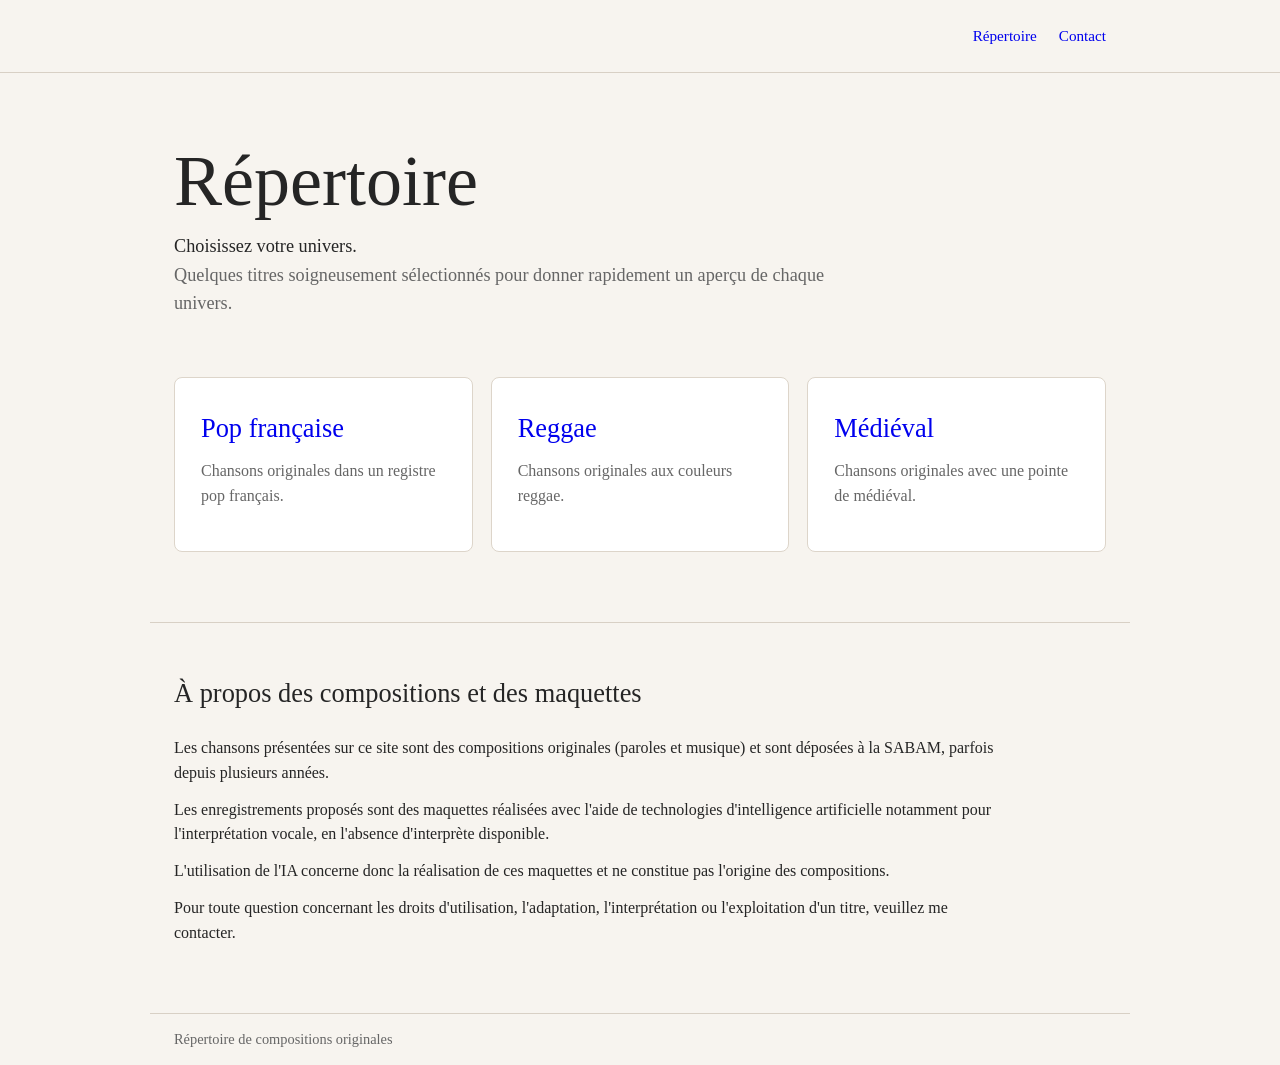
<file: index.html>
﻿<!DOCTYPE html>
<html lang="fr">
  <head>
    <meta charset="utf-8">
    <meta name="viewport" content="width=device-width, initial-scale=1">
    <title>Répertoire</title>
    <link rel="stylesheet" href="style.css">
  </head>

  <body>
    <!-- En-tête -->
    <header class="site-header">
      <div class="wrap header-inner">
        <nav>
          <a href="index.html">Répertoire</a>
          <a href="contact.html">Contact</a>
        </nav>
      </div>
    </header>

    <!-- Contenu principal -->
    <main>
      <!-- Section Hero -->
      <section class="hero wrap">
        <h1>Répertoire</h1>
        <p>Choisissez votre univers.</p>
        <p class="intro-note">
          Quelques titres soigneusement sélectionnés pour donner rapidement un aperçu de chaque univers.
        </p>
      </section>

      <!-- Section Univers (Cartes) -->
      <section class="universes wrap">
        <a class="card" href="pop.html">
          <h2>Pop française</h2>
          <p>Chansons originales dans un registre pop français.</p>
        </a>

        <a class="card" href="reggae.html">
          <h2>Reggae</h2>
          <p>Chansons originales aux couleurs reggae.</p>
        </a>

        <a class="card" href="medieval.html">
          <h2>Médiéval</h2>
          <p>Chansons originales avec une pointe de médiéval.</p>
        </a>
      </section>

      <!-- Section À propos -->
      <section class="info wrap">
        <h2>À propos des compositions et des maquettes</h2>
        <p>
          Les chansons présentées sur ce site sont des compositions originales (paroles et musique) et sont déposées à la SABAM, parfois depuis plusieurs années.
        </p>
        <p>
          Les enregistrements proposés sont des maquettes réalisées avec l'aide de technologies d'intelligence artificielle notamment pour l'interprétation vocale, en l'absence d'interprète disponible.
        </p>
        <p>
          L'utilisation de l'IA concerne donc la réalisation de ces maquettes et ne constitue pas l'origine des compositions.
        </p>
        <p>
          Pour toute question concernant les droits d'utilisation, l'adaptation, l'interprétation ou l'exploitation d'un titre, veuillez me contacter.
        </p>
      </section>
    </main>

    <!-- Pied de page -->
    <footer class="wrap">
      <p>Répertoire de compositions originales</p>
    </footer>
    <!-- Cloudflare Web Analytics -->
<script type="module"
src="https://static.cloudflareinsights.com/beacon.min.js"
data-cf-beacon='{"token": "113cf28caf6449ce83c5180a2d204117"}'>
</script>
<!-- End Cloudflare Web Analytics -->
  </body>
</html>
</file>
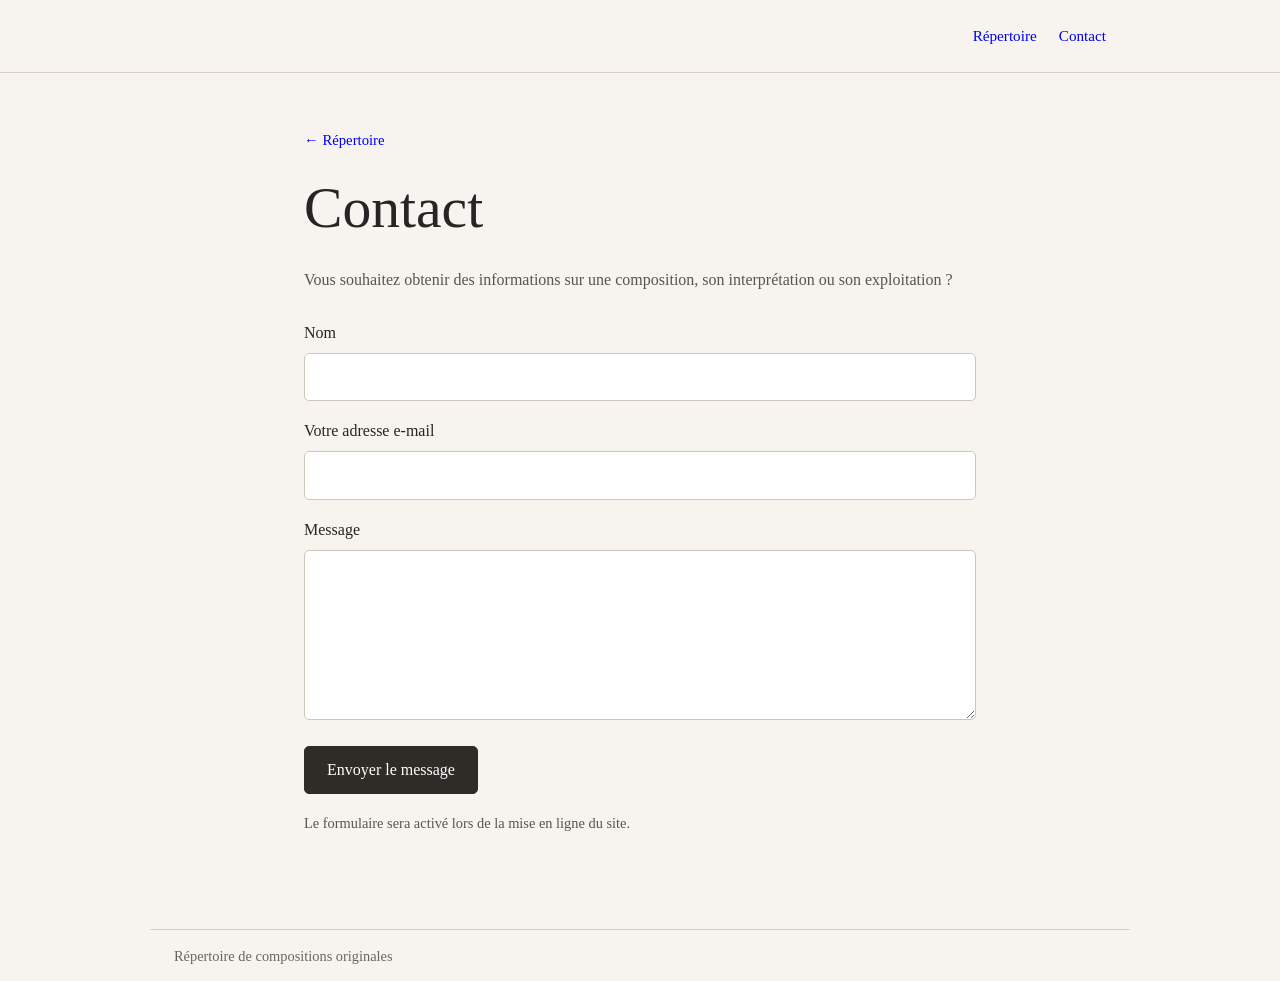
<file: contact.html>
<!DOCTYPE html>
<html lang="fr">
  <head>
    <meta charset="utf-8">
    <meta name="viewport" content="width=device-width, initial-scale=1">
    <title>Contact — Répertoire</title>
    <link rel="stylesheet" href="style.css">
  </head>

  <body>
    <!-- En-tête -->
    <header class="site-header">
      <div class="wrap header-inner">
        <nav>
          <a href="index.html">Répertoire</a>
          <a href="contact.html">Contact</a>
        </nav>
      </div>
    </header>

    <!-- Contenu principal -->
    <main class="form-wrap">
      <a class="back" href="index.html">← Répertoire</a>
      <h1>Contact</h1>
      <p>
        Vous souhaitez obtenir des informations sur une composition, son interprétation ou son exploitation ?
      </p>

      <!-- Formulaire de contact -->
    <form action="https://formspree.io/f/xwleywbw" method="POST">
        <div class="field">
          <label for="name">Nom</label>
          <input id="name" name="name" type="text" required>
        </div>

        <div class="field">
          <label for="email">Votre adresse e-mail</label>
          <input id="email" name="email" type="email" required>
        </div>

        <div class="field">
          <label for="message">Message</label>
          <textarea id="message" name="message" required></textarea>
        </div>

        <button type="submit">Envoyer le message</button>
      </form>

      <p class="note">Le formulaire sera activé lors de la mise en ligne du site.</p>
    </main>

    <!-- Pied de page -->
    <footer class="wrap">
      <p>Répertoire de compositions originales</p>
    </footer>
  </body>
</html>
</file>
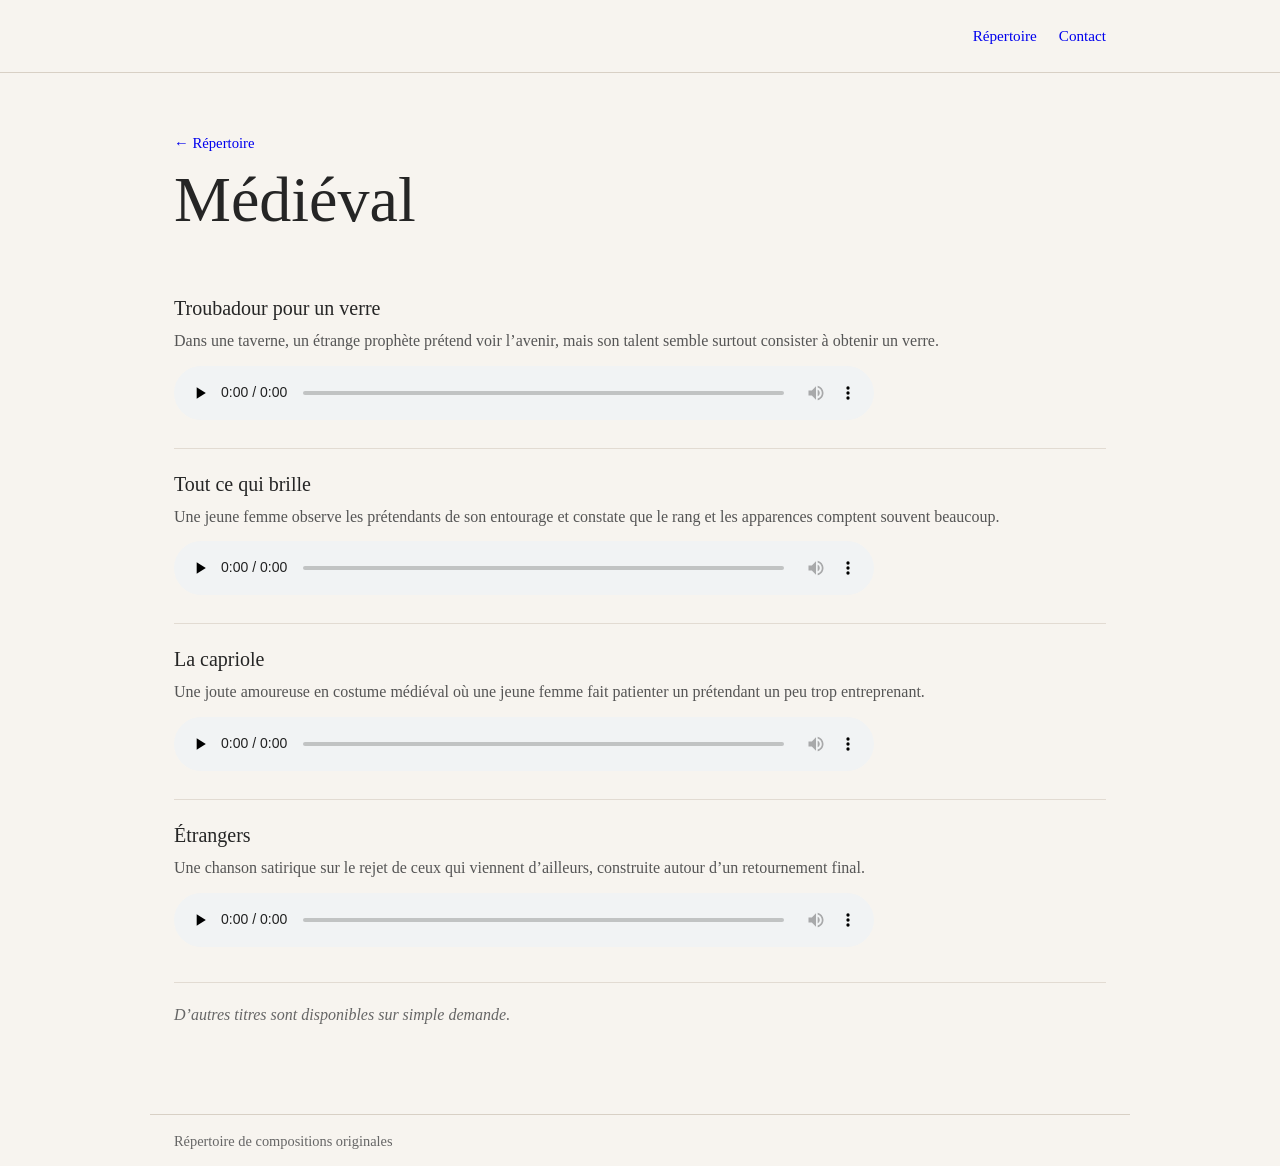
<file: medieval.html>
<!DOCTYPE html>
<html lang="fr">
  <head>
    <meta charset="utf-8">
    <meta name="viewport" content="width=device-width, initial-scale=1">
    <title>Médiéval — Répertoire</title>
    <link rel="stylesheet" href="style.css">
  </head>

  <body>
    <!-- En-tête -->
    <header class="site-header">
      <div class="wrap header-inner">
        <nav>
          <a href="index.html">Répertoire</a>
          <a href="contact.html">Contact</a>
        </nav>
      </div>
    </header>

    <!-- Contenu principal -->
    <main>
      <!-- Titre de la page & bouton retour -->
      <section class="page-title wrap">
        <a class="back" href="index.html">← Répertoire</a>
        <h1>Médiéval</h1>
      </section>

      <!-- Liste des morceaux -->
      <section class="tracks">
        <!-- Piste 1 -->
        <article class="track">
          <h2>Troubadour pour un verre</h2>
          <p class="desc">
            Dans une taverne, un étrange prophète prétend voir l’avenir, mais son talent semble surtout consister à obtenir un verre.
          </p>
          <audio controls preload="none" src="Troubadour pour un verre.mp3">
            Votre navigateur ne prend pas en charge la lecture audio.
          </audio>
        </article>

        <!-- Piste 2 -->
        <article class="track">
          <h2>Tout ce qui brille</h2>
          <p class="desc">
            Une jeune femme observe les prétendants de son entourage et constate que le rang et les apparences comptent souvent beaucoup.
          </p>
          <audio controls preload="none" src="Tout ce qui brille.mp3">
            Votre navigateur ne prend pas en charge la lecture audio.
          </audio>
        </article>

        <!-- Piste 3 -->
        <article class="track">
          <h2>La capriole</h2>
          <p class="desc">
            Une joute amoureuse en costume médiéval où une jeune femme fait patienter un prétendant un peu trop entreprenant.
          </p>
          <audio controls preload="none" src="La Capriole.mp3">
            Votre navigateur ne prend pas en charge la lecture audio.
          </audio>
        </article>

        <!-- Piste 4 -->
        <article class="track">
          <h2>Étrangers</h2>
          <p class="desc">
            Une chanson satirique sur le rejet de ceux qui viennent d’ailleurs, construite autour d’un retournement final.
          </p>
          <audio controls preload="none" src="Etrangers.mp3">
            Votre navigateur ne prend pas en charge la lecture audio.
          </audio>
        </article>

        <p class="more-note">D’autres titres sont disponibles sur simple demande.</p>
      </section>
    </main>

    <!-- Pied de page -->
    <footer class="wrap">
      <p>Répertoire de compositions originales</p>
    </footer>
    <!-- Cloudflare Web Analytics -->
<script type="module"
src="https://static.cloudflareinsights.com/beacon.min.js"
data-cf-beacon='{"token": "113cf28caf6449ce83c5180a2d204117"}'>
</script>
<!-- End Cloudflare Web Analytics -->
  </body>
</html>
</file>
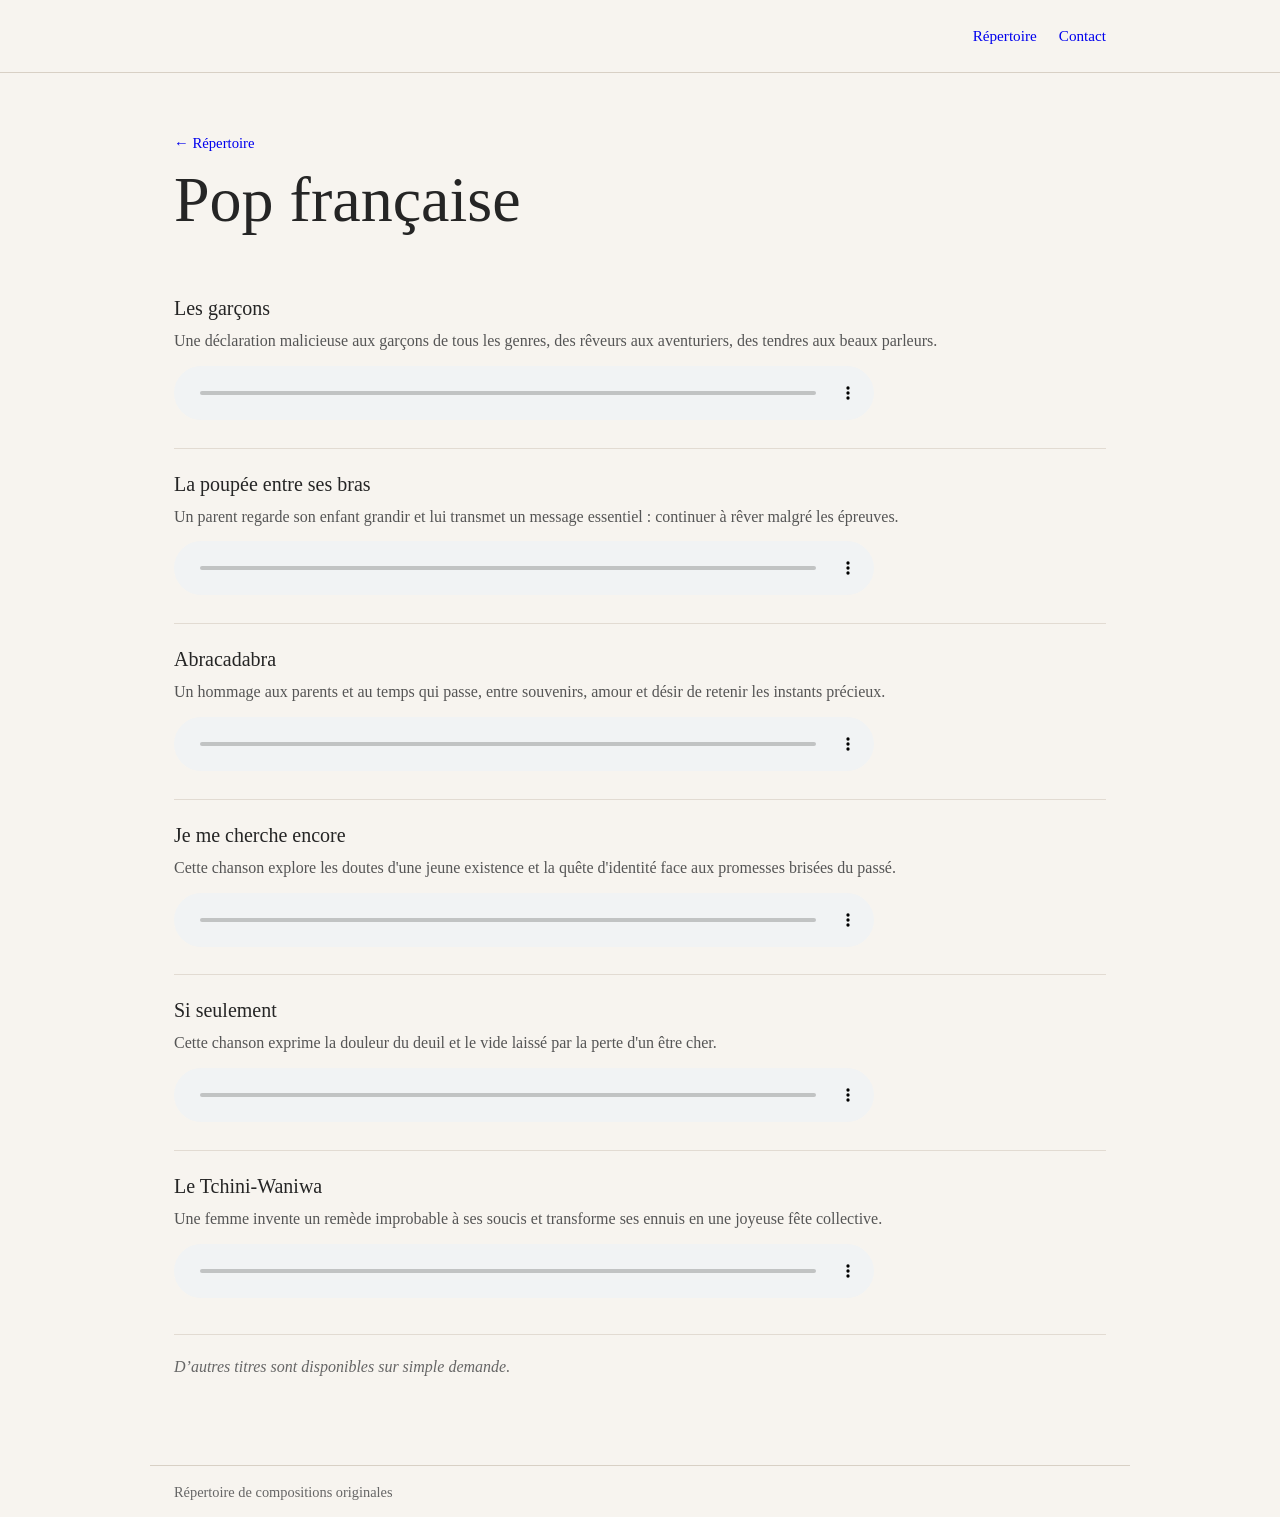
<file: pop.html>
﻿<!DOCTYPE html>
<html lang="fr">
  <head>
    <meta charset="utf-8">
    <meta name="viewport" content="width=device-width, initial-scale=1">
    <title>Pop française — Répertoire</title>
    <link rel="stylesheet" href="style.css">
  </head>

  <body>
    <!-- En-tête -->
    <header class="site-header">
      <div class="wrap header-inner">
        <nav>
          <a href="index.html">Répertoire</a>
          <a href="contact.html">Contact</a>
        </nav>
      </div>
    </header>

    <!-- Contenu principal -->
    <main>
      <!-- Titre de la page & bouton retour -->
      <section class="page-title wrap">
        <a class="back" href="index.html">← Répertoire</a>
        <h1>Pop française</h1>
      </section>

      <!-- Liste des morceaux -->
      <section class="tracks">
        <!-- Piste 1 -->
        <article class="track">
          <h2>Les garçons</h2>
          <p class="desc">
            Une déclaration malicieuse aux garçons de tous les genres, des rêveurs aux aventuriers, des tendres aux beaux parleurs.
          </p>
          <audio controls preload="none" src="les-garcons.mp3">
            Votre navigateur ne prend pas en charge la lecture audio.
          </audio>
        </article>

        <!-- Piste 2 -->
        <article class="track">
          <h2>La poupée entre ses bras</h2>
          <p class="desc">
            Un parent regarde son enfant grandir et lui transmet un message essentiel : continuer à rêver malgré les épreuves.
          </p>
          <audio controls preload="none" src="la-poupee-entre-ses-bras.mp3">
            Votre navigateur ne prend pas en charge la lecture audio.
          </audio>
        </article>

        <!-- Piste 3 -->
        <article class="track">
          <h2>Abracadabra</h2>
          <p class="desc">
            Un hommage aux parents et au temps qui passe, entre souvenirs, amour et désir de retenir les instants précieux.
          </p>
          <audio controls preload="none" src="Abracadabra.mp3">
            Votre navigateur ne prend pas en charge la lecture audio.
          </audio>
        </article>

        <!-- Piste 4 -->
        <article class="track">
          <h2>Je me cherche encore</h2>
          <p class="desc">
            Cette chanson explore les doutes d'une jeune existence et la quête d'identité face aux promesses brisées du passé.
          </p>
          <audio controls preload="none" src="je-me-cherche-encore.mp3">
            Votre navigateur ne prend pas en charge la lecture audio.
          </audio>
        </article>

        <!-- Piste 5 -->
        <article class="track">
          <h2>Si seulement</h2>
          <p class="desc">
            Cette chanson exprime la douleur du deuil et le vide laissé par la perte d'un être cher.
          </p>
          <audio controls preload="none" src="si-seulement.mp3">
            Votre navigateur ne prend pas en charge la lecture audio.
          </audio>
        </article>

        <!-- Piste 6 -->
        <article class="track">
          <h2>Le Tchini-Waniwa</h2>
          <p class="desc">
            Une femme invente un remède improbable à ses soucis et transforme ses ennuis en une joyeuse fête collective.
          </p>
          <audio controls preload="none" src="le-tchini-waniwa.mp3">
            Votre navigateur ne prend pas en charge la lecture audio.
          </audio>
        </article>

        <p class="more-note">D’autres titres sont disponibles sur simple demande.</p>
      </section>
    </main>

    <!-- Pied de page -->
    <footer class="wrap">
      <p>Répertoire de compositions originales</p>
    </footer>
    <!-- Cloudflare Web Analytics -->
<script type="module"
src="https://static.cloudflareinsights.com/beacon.min.js"
data-cf-beacon='{"token": "113cf28caf6449ce83c5180a2d204117"}'>
</script>
<!-- End Cloudflare Web Analytics -->
  </body>
</html>
</file>
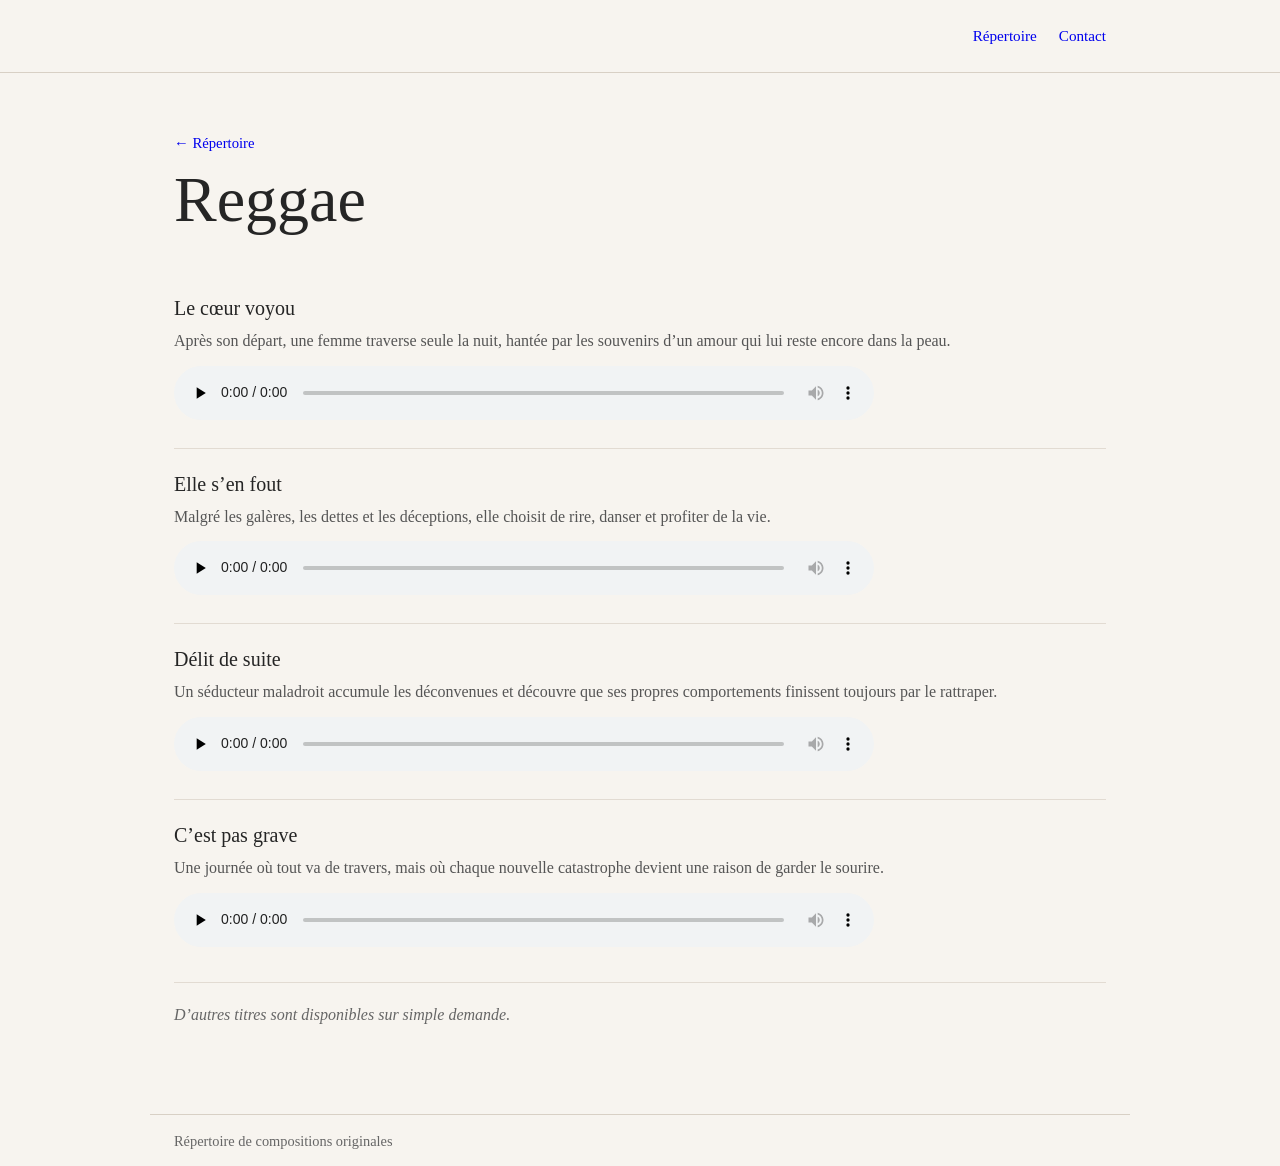
<file: reggae.html>
<!DOCTYPE html>
<html lang="fr">
  <head>
    <meta charset="utf-8">
    <meta name="viewport" content="width=device-width, initial-scale=1">
    <title>Reggae — Répertoire</title>
    <link rel="stylesheet" href="style.css">
  </head>

  <body>
    <!-- En-tête -->
    <header class="site-header">
      <div class="wrap header-inner">
        <nav>
          <a href="index.html">Répertoire</a>
          <a href="contact.html">Contact</a>
        </nav>
      </div>
    </header>

    <!-- Contenu principal -->
    <main>
      <!-- Titre de la page & bouton retour -->
      <section class="page-title wrap">
        <a class="back" href="index.html">← Répertoire</a>
        <h1>Reggae</h1>
      </section>

      <!-- Liste des morceaux -->
      <section class="tracks">
        <!-- Piste 1 -->
        <article class="track">
          <h2>Le cœur voyou</h2>
          <p class="desc">
            Après son départ, une femme traverse seule la nuit, hantée par les souvenirs d’un amour qui lui reste encore dans la peau.
          </p>
          <audio controls preload="none" src="Le cœur voyou.mp3">
            Votre navigateur ne prend pas en charge la lecture audio.
          </audio>
        </article>

        <!-- Piste 2 -->
        <article class="track">
          <h2>Elle s’en fout</h2>
          <p class="desc">
            Malgré les galères, les dettes et les déceptions, elle choisit de rire, danser et profiter de la vie.
          </p>
          <audio controls preload="none" src="Elle s'en fout.mp3">
            Votre navigateur ne prend pas en charge la lecture audio.
          </audio>
        </article>

        <!-- Piste 3 -->
        <article class="track">
          <h2>Délit de suite</h2>
          <p class="desc">
            Un séducteur maladroit accumule les déconvenues et découvre que ses propres comportements finissent toujours par le rattraper.
          </p>
          <audio controls preload="none" src="Delit de suite.mp3">
            Votre navigateur ne prend pas en charge la lecture audio.
          </audio>
        </article>

        <!-- Piste 4 -->
        <article class="track">
          <h2>C’est pas grave</h2>
          <p class="desc">
            Une journée où tout va de travers, mais où chaque nouvelle catastrophe devient une raison de garder le sourire.
          </p>
          <audio controls preload="none" src="C'est pas grave.mp3">
            Votre navigateur ne prend pas en charge la lecture audio.
          </audio>
        </article>

        <p class="more-note">D’autres titres sont disponibles sur simple demande.</p>
      </section>
    </main>

    <!-- Pied de page -->
    <footer class="wrap">
      <p>Répertoire de compositions originales</p>
    </footer>
    <!-- Cloudflare Web Analytics -->
<script type="module"
src="https://static.cloudflareinsights.com/beacon.min.js"
data-cf-beacon='{"token": "113cf28caf6449ce83c5180a2d204117"}'>
</script>
<!-- End Cloudflare Web Analytics -->
  </body>
</html>
</file>
<file: style.css>
*{box-sizing:border-box}html{scroll-behavior:smooth}body{margin:0;background:#f7f4ef;color:#252525;font-family:Georgia,"Times New Roman",serif;line-height:1.55}.site-header{border-bottom:1px solid #d8d0c5;background:#f7f4ef}.wrap{max-width:980px;margin:auto;padding:0 24px}.header-inner{min-height:72px;display:flex;align-items:center;justify-content:flex-end}.site-header nav{display:flex;gap:22px;flex-wrap:wrap}.site-header a{text-decoration:none;font-size:.95rem}.site-header a:hover{text-decoration:underline}.hero{padding:72px 24px 38px}.hero h1{font-size:clamp(2.6rem,7vw,4.5rem);font-weight:normal;line-height:1.02;margin:0 0 14px}.hero p{max-width:680px;font-size:1.14rem;margin:0}.universes{display:grid;grid-template-columns:repeat(3,1fr);gap:18px;padding:22px 24px 70px}.card{display:block;text-decoration:none;background:#fff;border:1px solid #ddd5ca;border-radius:8px;padding:30px 26px;min-height:175px;transition:transform .15s ease,box-shadow .15s ease}.card:hover{transform:translateY(-2px);box-shadow:0 8px 24px rgba(45,35,25,.08)}.card h2{font-size:1.65rem;font-weight:normal;margin:0 0 10px}.card p{margin:0;color:#666}.info{border-top:1px solid #d8d0c5;padding:50px 24px 55px}.info h2{font-size:1.65rem;font-weight:normal;margin-top:0}.info p{max-width:820px;margin:0 0 12px}footer{border-top:1px solid #d8d0c5;padding:22px 24px 35px;color:#666;font-size:.9rem}.page-title{padding:58px 24px 30px}.page-title h1{font-size:clamp(2.4rem,6vw,4rem);font-weight:normal;line-height:1.05;margin:10px 0}.tracks{padding:0 24px 70px;max-width:980px;margin:auto}.track{padding:20px 0;border-top:1px solid #e2dbd2}.track:first-child{border-top:0}.track h2{font-size:1.25rem;margin:0 0 5px;font-weight:normal}.track .desc{margin:0 0 12px;color:#555}audio{width:100%;max-width:700px}.back{display:inline-block;text-decoration:none;font-size:.92rem}.back:hover{text-decoration:underline}.form-wrap{max-width:720px;padding:55px 24px 80px;margin:auto}.form-wrap h1{font-size:clamp(2.3rem,6vw,3.6rem);font-weight:normal;margin:10px 0 12px}.form-wrap>p{color:#555}form{margin-top:28px}.field{margin-bottom:18px}label{display:block;margin-bottom:7px}input,textarea{width:100%;font:inherit;border:1px solid #cfc6bb;border-radius:5px;padding:11px 12px;background:#fff}textarea{min-height:170px;resize:vertical}button{border:1px solid #2f2b27;background:#2f2b27;color:#fff;padding:11px 22px;border-radius:5px;font:inherit;cursor:pointer}.note{font-size:.9rem;color:#777;margin-top:18px}@media(max-width:760px){.universes{grid-template-columns:1fr}.hero{padding-top:48px}}.intro-note{margin-top:12px;color:#666}.more-note{border-top:1px solid #e2dbd2;padding-top:20px;margin-top:8px;color:#666;font-style:italic}
</file>
